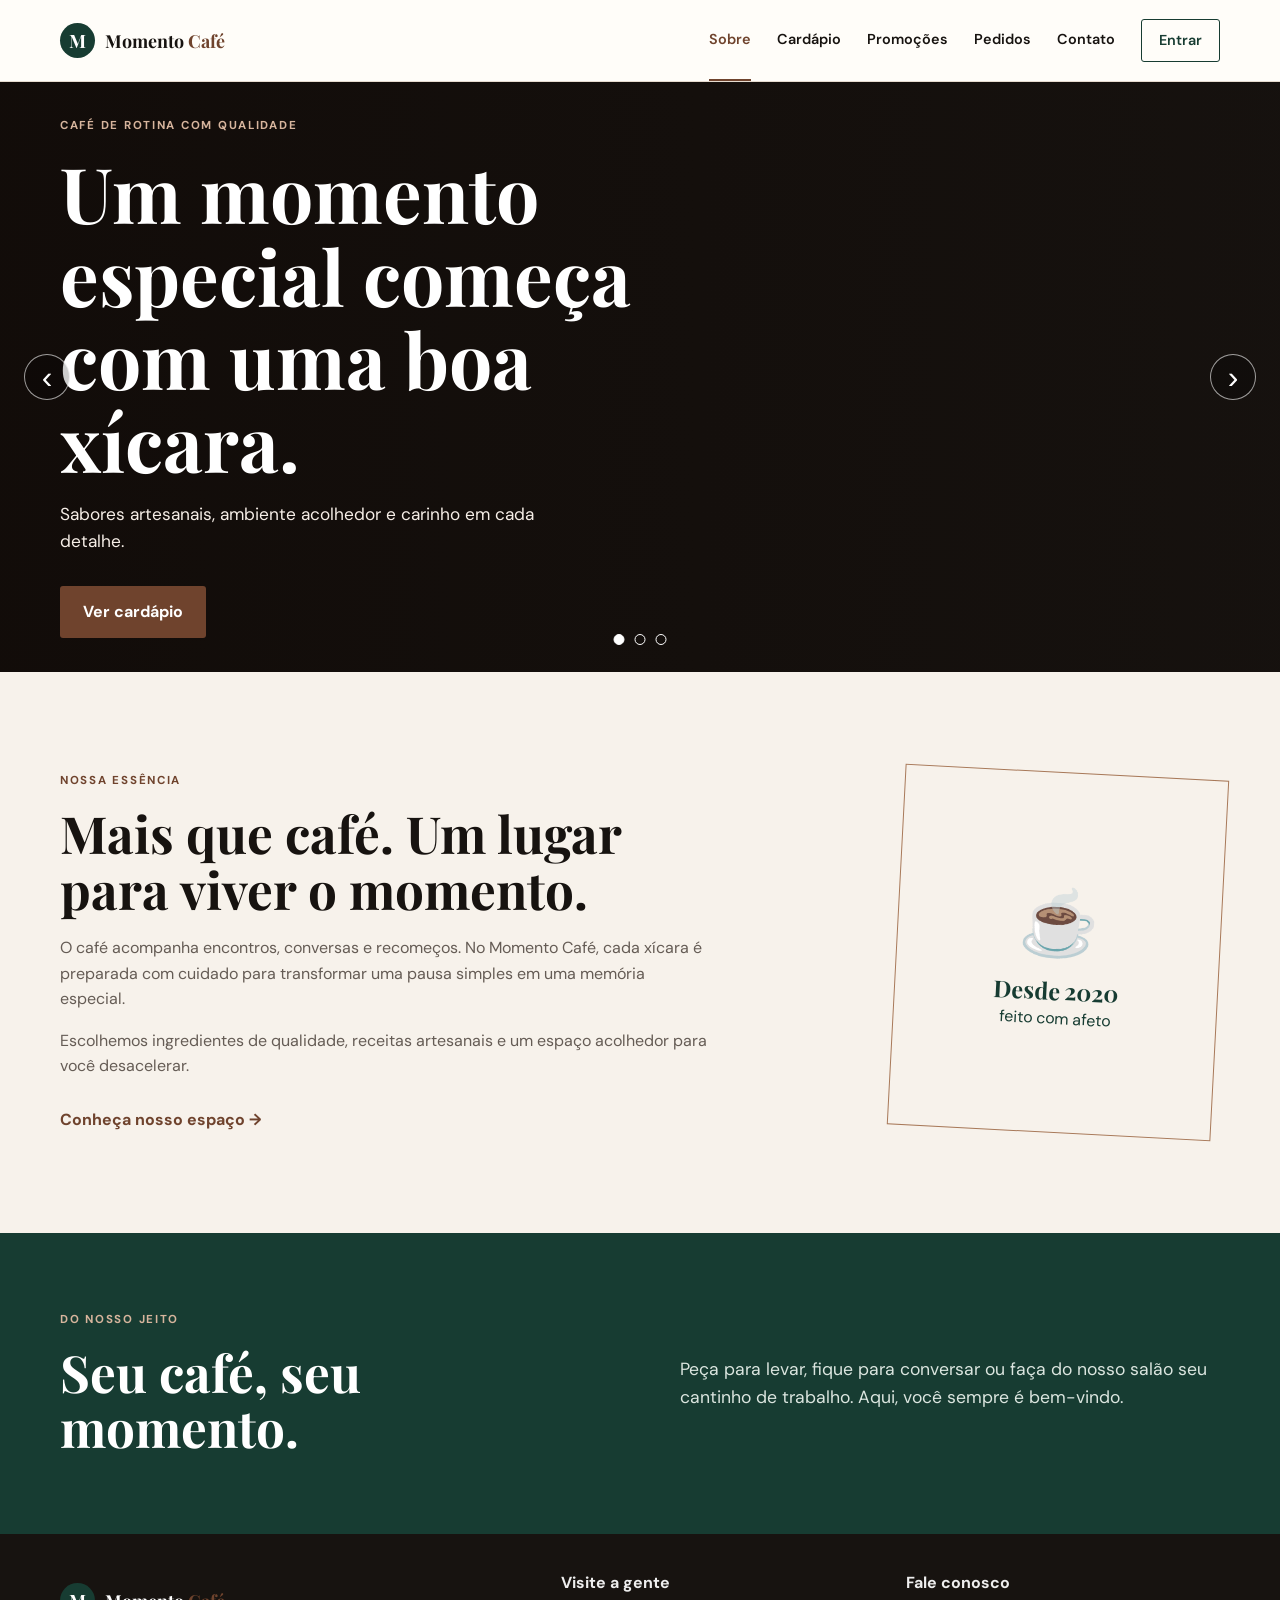
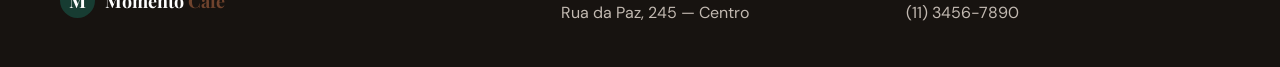
<file: index.html>
<!DOCTYPE html>
<html lang="pt-BR">
<head>
  <meta charset="UTF-8"><meta name="viewport" content="width=device-width, initial-scale=1.0">
  <meta name="description" content="Momento Café — café com alma, sabor e bons momentos.">
  <title>Sobre | Momento Café</title>
  <link rel="preconnect" href="https://fonts.googleapis.com"><link rel="preconnect" href="https://fonts.gstatic.com" crossorigin>
  <link href="https://fonts.googleapis.com/css2?family=DM+Sans:wght@400;500;600;700&family=Playfair+Display:wght@600;700;800&display=swap" rel="stylesheet">
  <link rel="stylesheet" href="css/style.css">
</head>
<body>
  <header class="site-header"><div class="container nav-wrap">
    <a class="brand" href="index.html"><span class="brand-mark">M</span><span>Momento <strong>Café</strong></span></a>
    <nav class="site-nav" aria-label="Navegação principal">
      <a class="active" href="index.html">Sobre</a><a href="cardapio.html">Cardápio</a><a href="promocoes.html">Promoções</a><a href="pedidos.html">Pedidos</a><a href="contato.html">Contato</a><a class="nav-login" href="login.html">Entrar</a>
    </nav>
  </div></header>
  <main>
    <section class="hero-carousel" aria-label="Destaques do Momento Café">
      <div class="hero-slide slide-one is-active"><div class="hero-content"><span class="eyebrow">Café de rotina com qualidade</span><h1>Um momento especial começa com uma boa xícara.</h1><p>Sabores artesanais, ambiente acolhedor e carinho em cada detalhe.</p><a class="button" href="cardapio.html">Ver cardápio</a></div></div>
      <div class="hero-slide slide-two"><div class="hero-content"><span class="eyebrow">Especial da casa</span><h1>Latte cremoso para deixar o dia mais leve.</h1><p>Espresso suave, leite cremoso e um toque especial de canela.</p><a class="button" href="pedidos.html">Fazer pedido</a></div></div>
      <div class="hero-slide slide-three"><div class="hero-content"><span class="eyebrow">Venha nos conhecer</span><h1>Um ambiente feito para boas conversas.</h1><p>Relaxe, trabalhe ou encontre seus amigos no Momento Café.</p><a class="button" href="contato.html">Encontrar a gente</a></div></div>
      <button class="carousel-arrow previous" type="button" aria-label="Slide anterior">‹</button><button class="carousel-arrow next" type="button" aria-label="Próximo slide">›</button>
      <div class="carousel-dots" role="tablist" aria-label="Selecionar destaque"><button class="carousel-dot is-active" type="button" aria-label="Slide 1" aria-selected="true"></button><button class="carousel-dot" type="button" aria-label="Slide 2" aria-selected="false"></button><button class="carousel-dot" type="button" aria-label="Slide 3" aria-selected="false"></button></div>
    </section>
    <section class="story container"><div><span class="eyebrow dark">Nossa essência</span><h2>Mais que café. Um lugar para viver o momento.</h2><p>O café acompanha encontros, conversas e recomeços. No Momento Café, cada xícara é preparada com cuidado para transformar uma pausa simples em uma memória especial.</p><p>Escolhemos ingredientes de qualidade, receitas artesanais e um espaço acolhedor para você desacelerar.</p><a class="text-link" href="contato.html">Conheça nosso espaço →</a></div><div class="story-card"><span class="cup">☕</span><strong>Desde 2020</strong><span>feito com afeto</span></div></section>
    <section class="highlight"><div class="container highlight-grid"><div><span class="eyebrow">Do nosso jeito</span><h2>Seu café, seu momento.</h2></div><p>Peça para levar, fique para conversar ou faça do nosso salão seu cantinho de trabalho. Aqui, você sempre é bem-vindo.</p></div></section>
  </main>
  <footer class="site-footer"><div class="container footer-grid"><a class="brand" href="index.html"><span class="brand-mark">M</span><span>Momento <strong>Café</strong></span></a><div><strong>Visite a gente</strong><p>Rua da Paz, 245 — Centro</p></div><div><strong>Fale conosco</strong><p>(11) 3456-7890</p></div></div></footer>
  <script>const slides=[...document.querySelectorAll('.hero-slide')],dots=[...document.querySelectorAll('.carousel-dot')];let current=0;function showSlide(n){current=(n+slides.length)%slides.length;slides.forEach((s,i)=>s.classList.toggle('is-active',i===current));dots.forEach((d,i)=>{d.classList.toggle('is-active',i===current);d.setAttribute('aria-selected',i===current)});}document.querySelector('.previous').onclick=()=>showSlide(current-1);document.querySelector('.next').onclick=()=>showSlide(current+1);dots.forEach((d,i)=>d.onclick=()=>showSlide(i));setInterval(()=>showSlide(current+1),6000);</script>
</body></html>
</file>
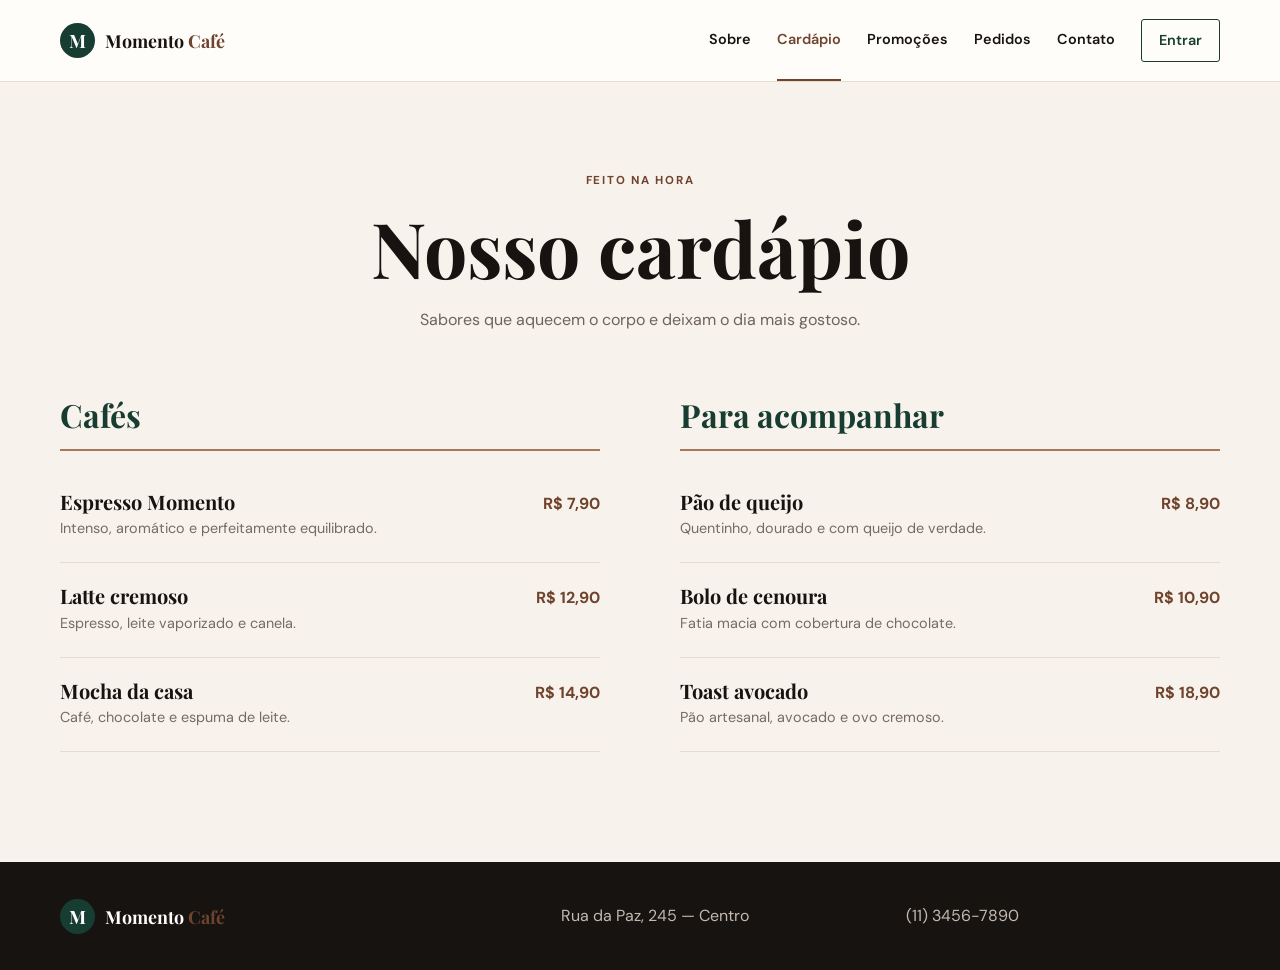
<file: cardapio.html>
<!DOCTYPE html>
<html lang="pt-BR"><head><meta charset="UTF-8"><meta name="viewport" content="width=device-width, initial-scale=1.0"><title>Cardápio | Momento Café</title><link rel="preconnect" href="https://fonts.googleapis.com"><link rel="preconnect" href="https://fonts.gstatic.com" crossorigin><link href="https://fonts.googleapis.com/css2?family=DM+Sans:wght@400;500;600;700&family=Playfair+Display:wght@600;700;800&display=swap" rel="stylesheet"><link rel="stylesheet" href="css/style.css"></head><body>
<header class="site-header"><div class="container nav-wrap"><a class="brand" href="index.html"><span class="brand-mark">M</span><span>Momento <strong>Café</strong></span></a><nav class="site-nav"><a href="index.html">Sobre</a><a class="active" href="cardapio.html">Cardápio</a><a href="promocoes.html">Promoções</a><a href="pedidos.html">Pedidos</a><a href="contato.html">Contato</a><a class="nav-login" href="login.html">Entrar</a></nav></div></header>
<main><section class="page-heading"><span class="eyebrow dark">Feito na hora</span><h1>Nosso cardápio</h1><p>Sabores que aquecem o corpo e deixam o dia mais gostoso.</p></section><section class="menu container"><div class="menu-category"><h2>Cafés</h2><div class="menu-item"><div><h3>Espresso Momento</h3><p>Intenso, aromático e perfeitamente equilibrado.</p></div><strong>R$ 7,90</strong></div><div class="menu-item"><div><h3>Latte cremoso</h3><p>Espresso, leite vaporizado e canela.</p></div><strong>R$ 12,90</strong></div><div class="menu-item"><div><h3>Mocha da casa</h3><p>Café, chocolate e espuma de leite.</p></div><strong>R$ 14,90</strong></div></div><div class="menu-category"><h2>Para acompanhar</h2><div class="menu-item"><div><h3>Pão de queijo</h3><p>Quentinho, dourado e com queijo de verdade.</p></div><strong>R$ 8,90</strong></div><div class="menu-item"><div><h3>Bolo de cenoura</h3><p>Fatia macia com cobertura de chocolate.</p></div><strong>R$ 10,90</strong></div><div class="menu-item"><div><h3>Toast avocado</h3><p>Pão artesanal, avocado e ovo cremoso.</p></div><strong>R$ 18,90</strong></div></div></section></main><footer class="site-footer"><div class="container footer-grid"><a class="brand" href="index.html"><span class="brand-mark">M</span><span>Momento <strong>Café</strong></span></a><p>Rua da Paz, 245 — Centro</p><p>(11) 3456-7890</p></div></footer></body></html>
</file>
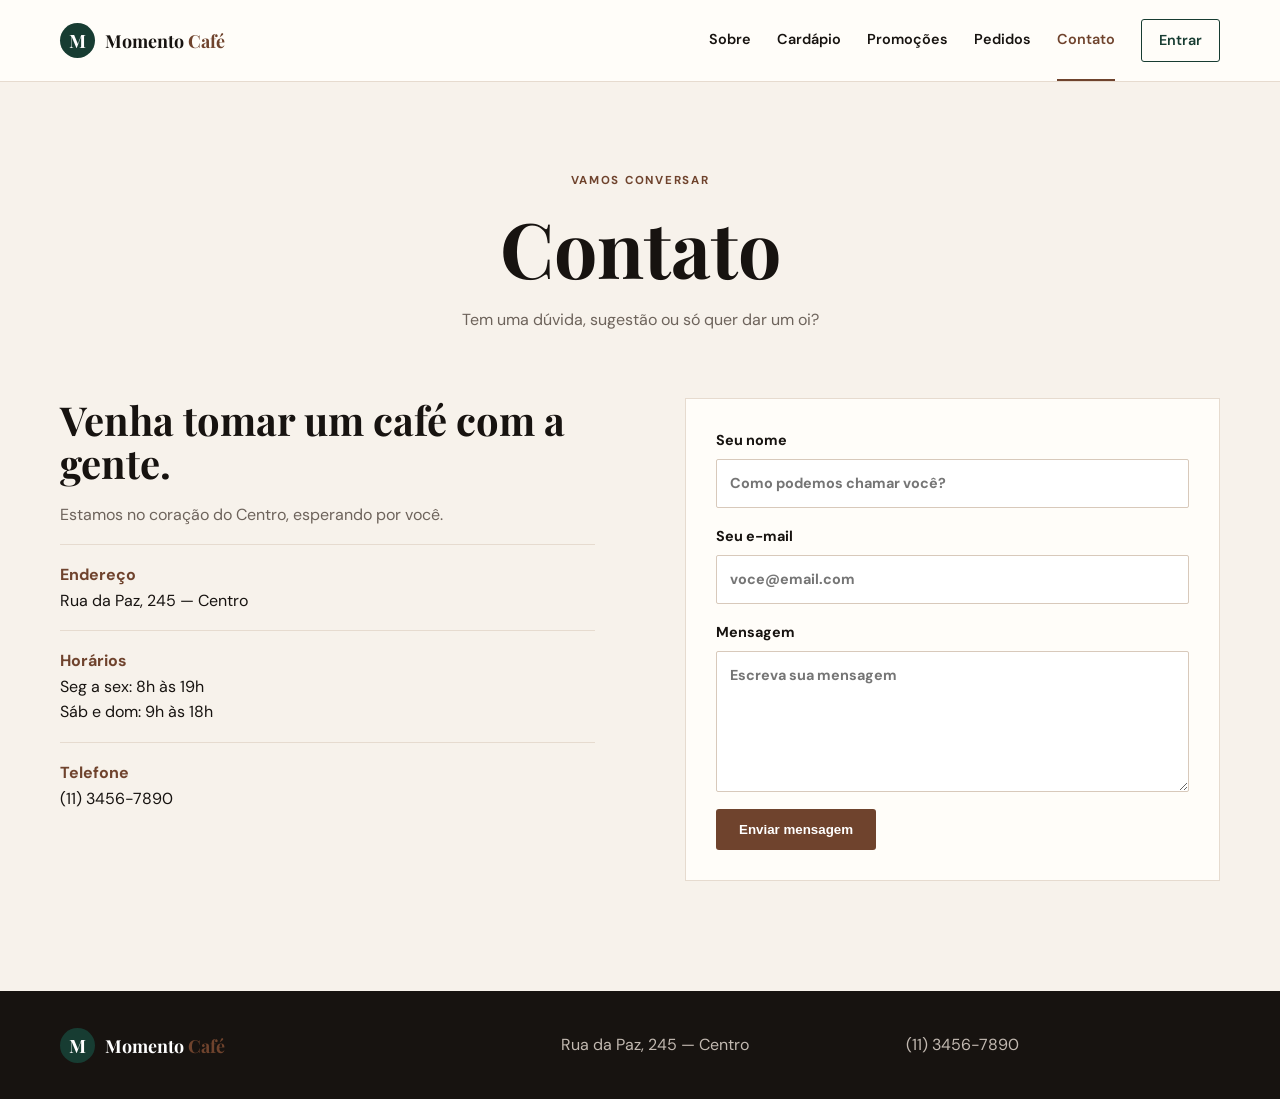
<file: contato.html>
<!DOCTYPE html>
<html lang="pt-BR"><head><meta charset="UTF-8"><meta name="viewport" content="width=device-width, initial-scale=1.0"><title>Contato | Momento Café</title><link rel="preconnect" href="https://fonts.googleapis.com"><link rel="preconnect" href="https://fonts.gstatic.com" crossorigin><link href="https://fonts.googleapis.com/css2?family=DM+Sans:wght@400;500;600;700&family=Playfair+Display:wght@600;700;800&display=swap" rel="stylesheet"><link rel="stylesheet" href="css/style.css"></head><body><header class="site-header"><div class="container nav-wrap"><a class="brand" href="index.html"><span class="brand-mark">M</span><span>Momento <strong>Café</strong></span></a><nav class="site-nav"><a href="index.html">Sobre</a><a href="cardapio.html">Cardápio</a><a href="promocoes.html">Promoções</a><a href="pedidos.html">Pedidos</a><a class="active" href="contato.html">Contato</a><a class="nav-login" href="login.html">Entrar</a></nav></div></header><main><section class="page-heading"><span class="eyebrow dark">Vamos conversar</span><h1>Contato</h1><p>Tem uma dúvida, sugestão ou só quer dar um oi?</p></section><section class="contact-grid container"><div class="contact-info"><h2>Venha tomar um café com a gente.</h2><p>Estamos no coração do Centro, esperando por você.</p><div class="contact-line"><strong>Endereço</strong><span>Rua da Paz, 245 — Centro</span></div><div class="contact-line"><strong>Horários</strong><span>Seg a sex: 8h às 19h<br>Sáb e dom: 9h às 18h</span></div><div class="contact-line"><strong>Telefone</strong><span>(11) 3456-7890</span></div></div><form class="contact-form"><label>Seu nome<input type="text" placeholder="Como podemos chamar você?" required></label><label>Seu e-mail<input type="email" placeholder="voce@email.com" required></label><label>Mensagem<textarea rows="5" placeholder="Escreva sua mensagem" required></textarea></label><button class="button" type="submit">Enviar mensagem</button></form></section></main><footer class="site-footer"><div class="container footer-grid"><a class="brand" href="index.html"><span class="brand-mark">M</span><span>Momento <strong>Café</strong></span></a><p>Rua da Paz, 245 — Centro</p><p>(11) 3456-7890</p></div></footer></body></html>
</file>
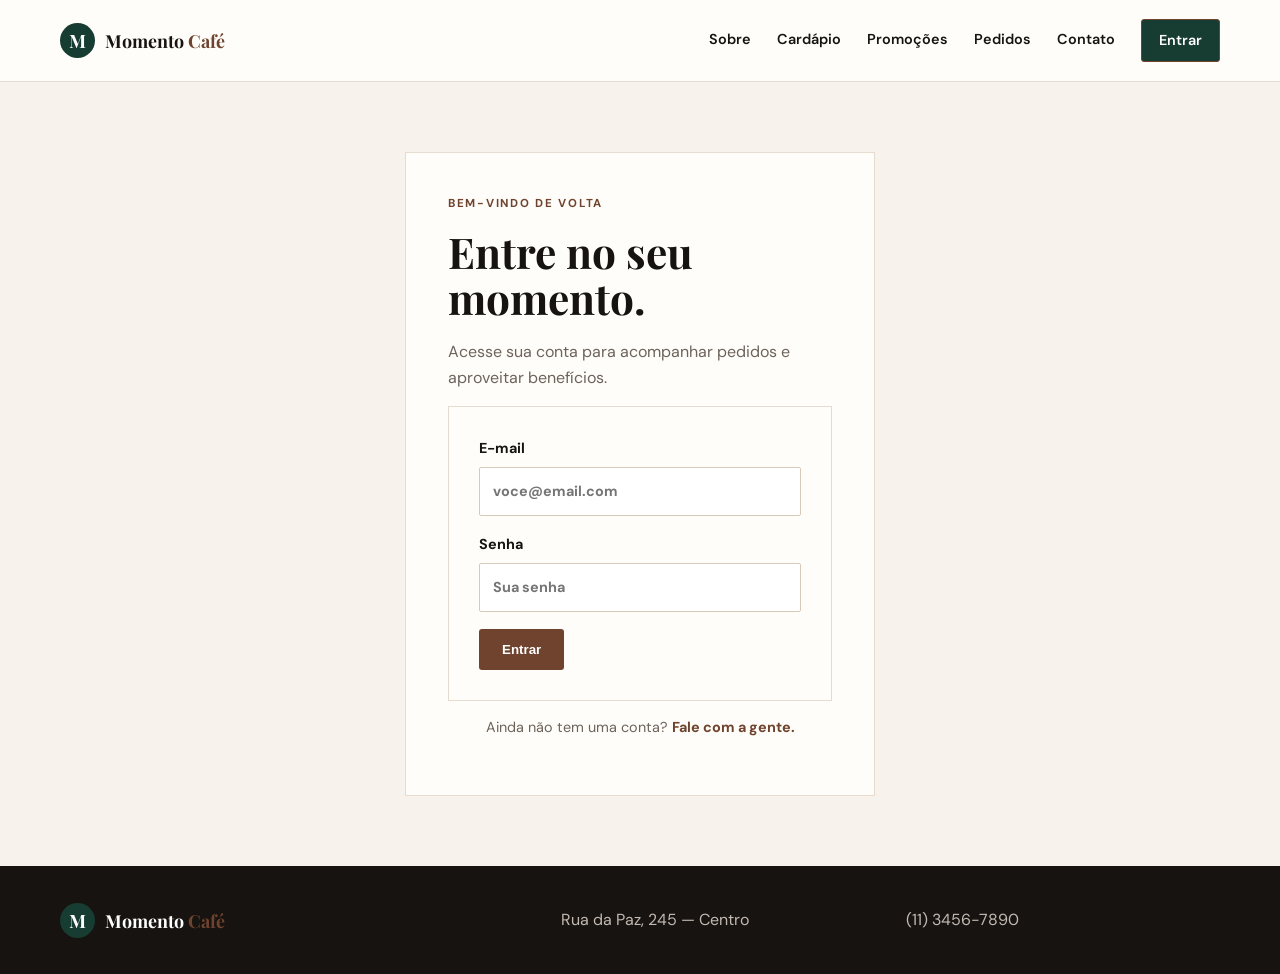
<file: login.html>
<!DOCTYPE html>
<html lang="pt-BR"><head><meta charset="UTF-8"><meta name="viewport" content="width=device-width, initial-scale=1.0"><title>Login | Momento Café</title><link rel="preconnect" href="https://fonts.googleapis.com"><link rel="preconnect" href="https://fonts.gstatic.com" crossorigin><link href="https://fonts.googleapis.com/css2?family=DM+Sans:wght@400;500;600;700&family=Playfair+Display:wght@600;700;800&display=swap" rel="stylesheet"><link rel="stylesheet" href="css/style.css"></head><body><header class="site-header"><div class="container nav-wrap"><a class="brand" href="index.html"><span class="brand-mark">M</span><span>Momento <strong>Café</strong></span></a><nav class="site-nav"><a href="index.html">Sobre</a><a href="cardapio.html">Cardápio</a><a href="promocoes.html">Promoções</a><a href="pedidos.html">Pedidos</a><a href="contato.html">Contato</a><a class="nav-login active" href="login.html">Entrar</a></nav></div></header><main class="login-page"><section class="login-card"><span class="eyebrow dark">Bem-vindo de volta</span><h1>Entre no seu momento.</h1><p>Acesse sua conta para acompanhar pedidos e aproveitar benefícios.</p><form class="contact-form"><label>E-mail<input type="email" placeholder="voce@email.com" required></label><label>Senha<input type="password" placeholder="Sua senha" required></label><button class="button" type="submit">Entrar</button></form><p class="login-note">Ainda não tem uma conta? <a href="contato.html">Fale com a gente.</a></p></section></main><footer class="site-footer"><div class="container footer-grid"><a class="brand" href="index.html"><span class="brand-mark">M</span><span>Momento <strong>Café</strong></span></a><p>Rua da Paz, 245 — Centro</p><p>(11) 3456-7890</p></div></footer></body></html>
</file>
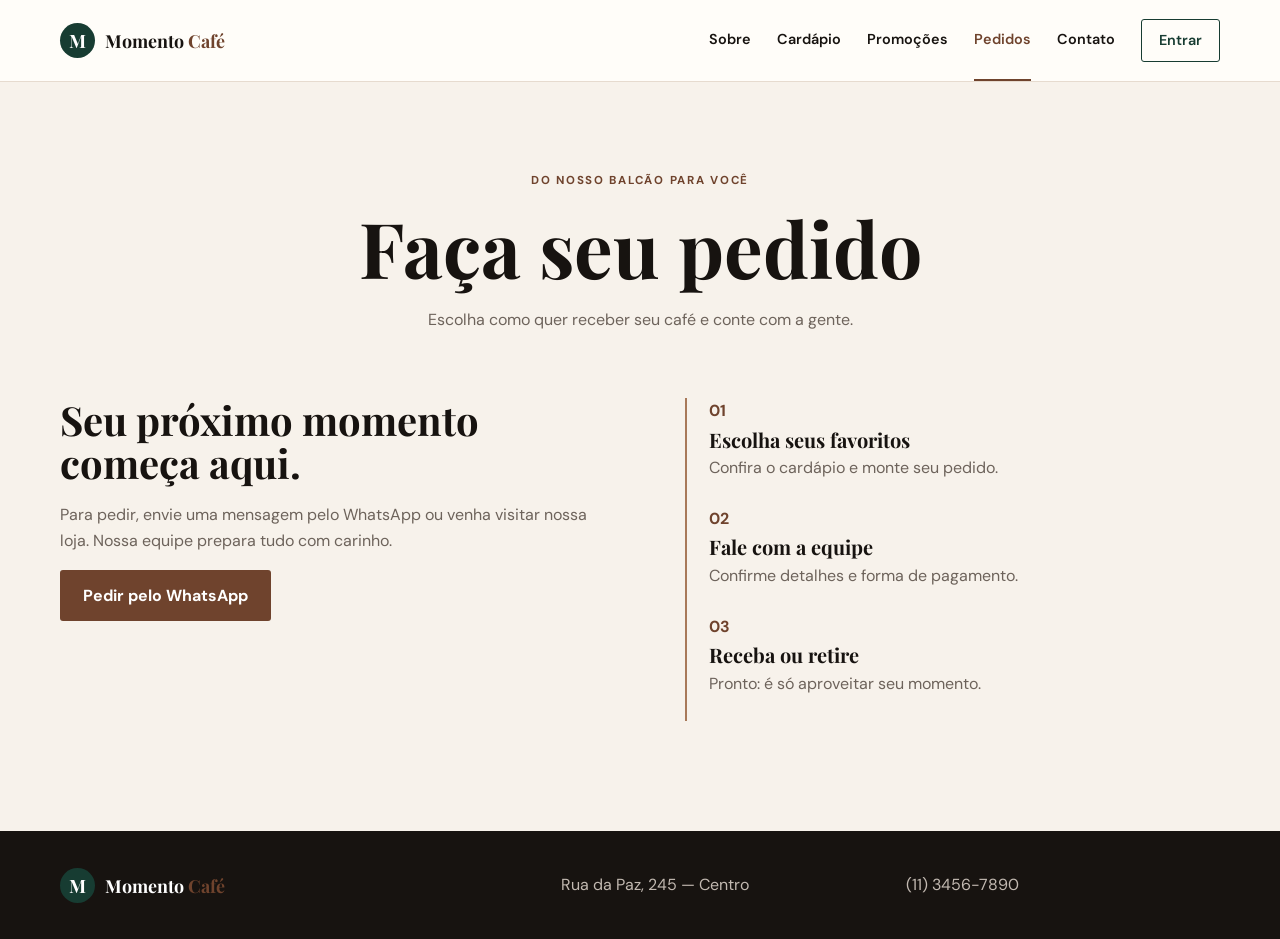
<file: pedidos.html>
<!DOCTYPE html>
<html lang="pt-BR"><head><meta charset="UTF-8"><meta name="viewport" content="width=device-width, initial-scale=1.0"><title>Pedidos | Momento Café</title><link rel="preconnect" href="https://fonts.googleapis.com"><link rel="preconnect" href="https://fonts.gstatic.com" crossorigin><link href="https://fonts.googleapis.com/css2?family=DM+Sans:wght@400;500;600;700&family=Playfair+Display:wght@600;700;800&display=swap" rel="stylesheet"><link rel="stylesheet" href="css/style.css"></head><body><header class="site-header"><div class="container nav-wrap"><a class="brand" href="index.html"><span class="brand-mark">M</span><span>Momento <strong>Café</strong></span></a><nav class="site-nav"><a href="index.html">Sobre</a><a href="cardapio.html">Cardápio</a><a href="promocoes.html">Promoções</a><a class="active" href="pedidos.html">Pedidos</a><a href="contato.html">Contato</a><a class="nav-login" href="login.html">Entrar</a></nav></div></header><main><section class="page-heading"><span class="eyebrow dark">Do nosso balcão para você</span><h1>Faça seu pedido</h1><p>Escolha como quer receber seu café e conte com a gente.</p></section><section class="order-area container"><div class="order-intro"><h2>Seu próximo momento começa aqui.</h2><p>Para pedir, envie uma mensagem pelo WhatsApp ou venha visitar nossa loja. Nossa equipe prepara tudo com carinho.</p><a class="button" href="https://wa.me/551134567890">Pedir pelo WhatsApp</a></div><div class="order-steps"><div><span>01</span><h3>Escolha seus favoritos</h3><p>Confira o cardápio e monte seu pedido.</p></div><div><span>02</span><h3>Fale com a equipe</h3><p>Confirme detalhes e forma de pagamento.</p></div><div><span>03</span><h3>Receba ou retire</h3><p>Pronto: é só aproveitar seu momento.</p></div></div></section></main><footer class="site-footer"><div class="container footer-grid"><a class="brand" href="index.html"><span class="brand-mark">M</span><span>Momento <strong>Café</strong></span></a><p>Rua da Paz, 245 — Centro</p><p>(11) 3456-7890</p></div></footer></body></html>
</file>
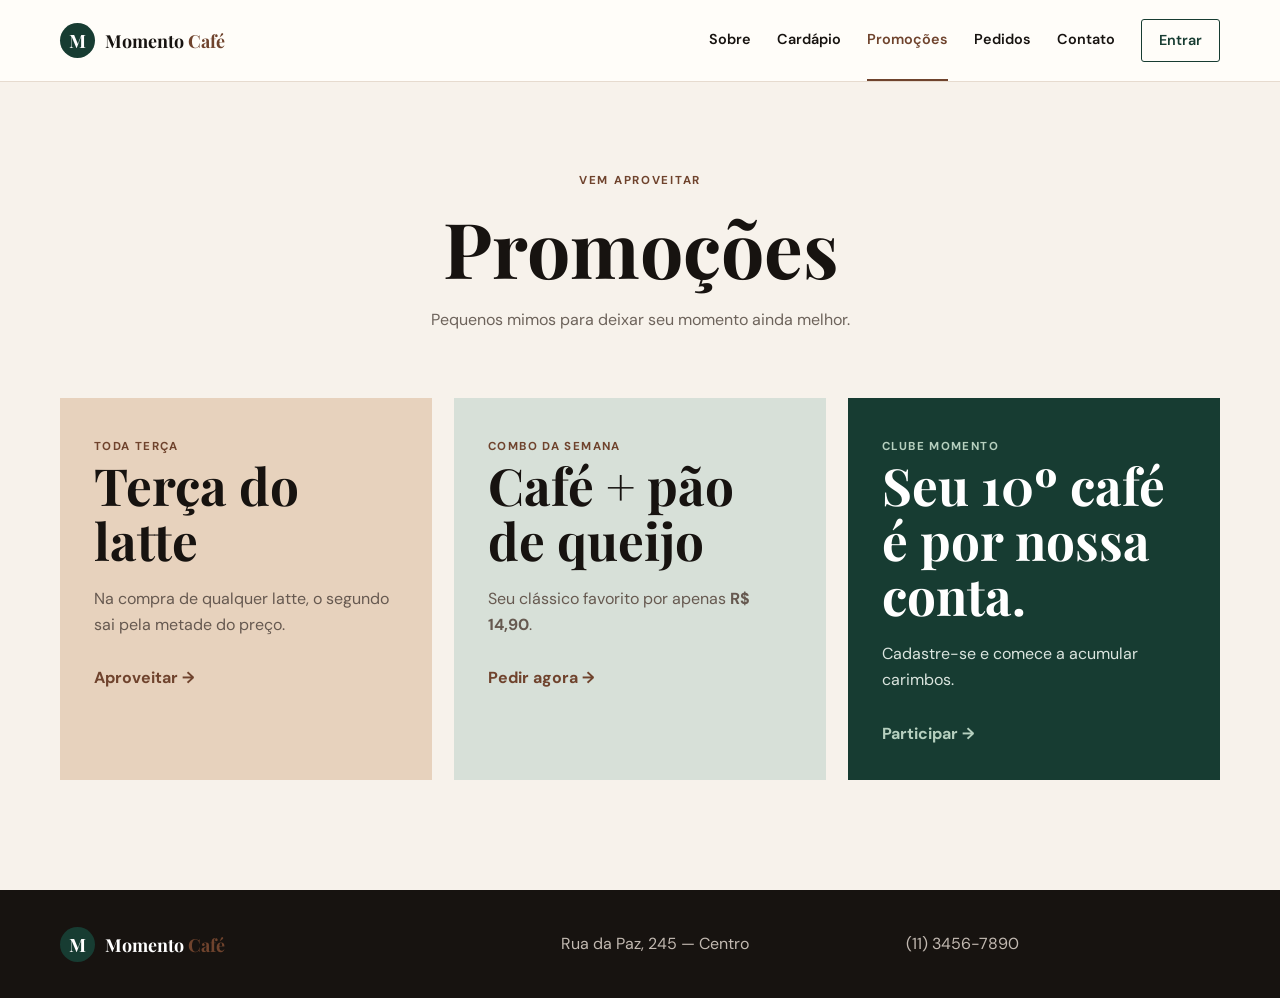
<file: promocoes.html>
<!DOCTYPE html>
<html lang="pt-BR"><head><meta charset="UTF-8"><meta name="viewport" content="width=device-width, initial-scale=1.0"><title>Promoções | Momento Café</title><link rel="preconnect" href="https://fonts.googleapis.com"><link rel="preconnect" href="https://fonts.gstatic.com" crossorigin><link href="https://fonts.googleapis.com/css2?family=DM+Sans:wght@400;500;600;700&family=Playfair+Display:wght@600;700;800&display=swap" rel="stylesheet"><link rel="stylesheet" href="css/style.css"></head><body><header class="site-header"><div class="container nav-wrap"><a class="brand" href="index.html"><span class="brand-mark">M</span><span>Momento <strong>Café</strong></span></a><nav class="site-nav"><a href="index.html">Sobre</a><a href="cardapio.html">Cardápio</a><a class="active" href="promocoes.html">Promoções</a><a href="pedidos.html">Pedidos</a><a href="contato.html">Contato</a><a class="nav-login" href="login.html">Entrar</a></nav></div></header><main><section class="page-heading"><span class="eyebrow dark">Vem aproveitar</span><h1>Promoções</h1><p>Pequenos mimos para deixar seu momento ainda melhor.</p></section><section class="promo-grid container"><article class="promo-card"><span class="promo-tag">Toda terça</span><h2>Terça do latte</h2><p>Na compra de qualquer latte, o segundo sai pela metade do preço.</p><a class="text-link" href="pedidos.html">Aproveitar →</a></article><article class="promo-card green"><span class="promo-tag">Combo da semana</span><h2>Café + pão de queijo</h2><p>Seu clássico favorito por apenas <strong>R$ 14,90</strong>.</p><a class="text-link" href="pedidos.html">Pedir agora →</a></article><article class="promo-card dark-card"><span class="promo-tag">Clube Momento</span><h2>Seu 10º café é por nossa conta.</h2><p>Cadastre-se e comece a acumular carimbos.</p><a class="text-link" href="login.html">Participar →</a></article></section></main><footer class="site-footer"><div class="container footer-grid"><a class="brand" href="index.html"><span class="brand-mark">M</span><span>Momento <strong>Café</strong></span></a><p>Rua da Paz, 245 — Centro</p><p>(11) 3456-7890</p></div></footer></body></html>
</file>
<file: css/style.css>
@import url('https://fonts.googleapis.com/css2?family=DM+Sans:wght@400;500;600;700&family=Playfair+Display:wght@600;700;800&display=swap');
:root{--brown:#6f432d;--brown-light:#a87959;--black:#171310;--green:#173c32;--cream:#f7f2eb;--paper:#fffdf9;--line:#e6dbcf;--font-body:'DM Sans',sans-serif;--font-display:'Playfair Display',serif;--container:1160px}*{box-sizing:border-box}html{scroll-behavior:smooth}body{margin:0;background:var(--cream);color:var(--black);font:16px/1.6 var(--font-body)}a{color:inherit;text-decoration:none}.container{width:min(var(--container),calc(100% - 48px));margin:auto}.site-header{background:var(--paper);border-bottom:1px solid var(--line);position:relative;z-index:5}.nav-wrap{min-height:78px;display:flex;align-items:center;justify-content:space-between;gap:24px}.brand{display:flex;align-items:center;gap:10px;font:700 1.12rem var(--font-display);white-space:nowrap}.brand strong{color:var(--brown)}.brand-mark{display:grid;place-items:center;width:35px;height:35px;border-radius:50%;background:var(--green);color:#fff;font:700 1.15rem var(--font-display)}.site-nav{display:flex;align-items:center;gap:26px;font-size:.9rem;font-weight:600}.site-nav a{padding:28px 0;border-bottom:2px solid transparent}.site-nav a:hover,.site-nav a.active{color:var(--brown);border-color:var(--brown)}.site-nav .nav-login{padding:9px 17px;border:1px solid var(--green);color:var(--green);border-radius:3px}.site-nav .nav-login:hover,.site-nav .nav-login.active{background:var(--green);color:#fff}.hero-carousel{height:590px;position:relative;overflow:hidden;background:var(--black);color:#fff}.hero-slide{position:absolute;inset:0;display:flex;align-items:center;opacity:0;visibility:hidden;background-size:cover;background-position:center;transition:opacity .65s ease,visibility .65s ease}.hero-slide:before{content:'';position:absolute;inset:0;background:linear-gradient(90deg,rgba(17,11,8,.86),rgba(17,11,8,.2))}.hero-slide.is-active{opacity:1;visibility:visible}.slide-one{background-image:url('https://images.unsplash.com/photo-1495474472287-4d71bcdd2085?auto=format&fit=crop&w=1800&q=85')}.slide-two{background-image:url('https://images.unsplash.com/photo-1541167760496-1628856ab772?auto=format&fit=crop&w=1800&q=85')}.slide-three{background-image:url('https://images.unsplash.com/photo-1445116572660-236099ec97a0?auto=format&fit=crop&w=1800&q=85')}.hero-content{position:relative;z-index:1;width:min(650px,calc(100% - 48px));margin-left:max(24px,calc((100% - var(--container))/2))}.eyebrow{display:block;color:#d7b59d;text-transform:uppercase;letter-spacing:.15em;font-size:.72rem;font-weight:700;margin-bottom:16px}.eyebrow.dark{color:var(--brown)}h1,h2,h3{font-family:var(--font-display);line-height:1.08;margin:0 0 18px}h1{font-size:clamp(2.6rem,6vw,5.2rem)}h2{font-size:clamp(2rem,4vw,3.35rem)}h3{font-size:1.25rem}.hero-content h1{color:#fff;max-width:640px}.hero-content p{max-width:510px;color:#f6eee7;font-size:1.08rem;margin:0 0 30px}.button{display:inline-block;border:0;border-radius:3px;background:var(--brown);color:#fff!important;padding:13px 23px;font-weight:700;cursor:pointer;transition:transform .2s,background .2s}.button:hover{background:var(--green);transform:translateY(-2px)}.carousel-arrow{position:absolute;z-index:2;top:50%;width:46px;height:46px;border:1px solid #ffffff99;border-radius:50%;background:#0003;color:#fff;font-size:2rem;line-height:1;cursor:pointer;transform:translateY(-50%)}.carousel-arrow:hover{background:#0009}.previous{left:24px}.next{right:24px}.carousel-dots{position:absolute;z-index:2;bottom:27px;left:50%;display:flex;gap:10px;transform:translateX(-50%)}.carousel-dot{width:11px;height:11px;padding:0;border:1px solid #fff;border-radius:50%;background:transparent;cursor:pointer}.carousel-dot.is-active{background:#fff}.story{display:grid;grid-template-columns:1.4fr .6fr;gap:80px;padding-top:100px;padding-bottom:100px}.story h2{max-width:600px}.story p{max-width:650px;color:#655c55}.text-link{display:inline-block;color:var(--brown);font-weight:700;margin-top:12px}.story-card{display:flex;flex-direction:column;align-items:center;justify-content:center;min-height:280px;border:1px solid var(--brown-light);color:var(--green);transform:rotate(3deg)}.story-card .cup{font-size:4rem}.story-card strong{font:700 1.45rem var(--font-display)}.highlight{background:var(--green);color:#fff;padding:78px 0}.highlight-grid{display:grid;grid-template-columns:1fr 1fr;gap:80px;align-items:center}.highlight h2{margin:0}.highlight p{color:#dbe5df;font-size:1.1rem}.page-heading{text-align:center;padding:90px 24px 65px}.page-heading h1{font-size:clamp(2.8rem,6vw,4.8rem)}.page-heading p{color:#6d635b;margin:0}.menu{display:grid;grid-template-columns:1fr 1fr;gap:80px;padding-bottom:110px}.menu-category h2{font-size:2rem;color:var(--green);border-bottom:2px solid var(--brown-light);padding-bottom:16px}.menu-item{display:flex;justify-content:space-between;gap:20px;border-bottom:1px solid var(--line);padding:22px 0}.menu-item h3{margin:0 0 5px}.menu-item p{color:#756b63;margin:0;font-size:.9rem}.menu-item>strong{color:var(--brown);white-space:nowrap}.promo-grid{display:grid;grid-template-columns:repeat(3,1fr);gap:22px;padding-bottom:110px}.promo-card{background:#e7d2bd;padding:34px;min-height:280px}.promo-card.green{background:#d7e0d8}.promo-card.dark-card{background:var(--green);color:#fff}.promo-card p{color:#665950}.dark-card p{color:#dbe5df}.promo-tag{color:var(--brown);font-size:.72rem;font-weight:700;letter-spacing:.12em;text-transform:uppercase}.dark-card .promo-tag,.dark-card .text-link{color:#b6d0bf}.order-area,.contact-grid{display:grid;grid-template-columns:1fr 1fr;gap:90px;padding-bottom:110px}.order-intro h2,.contact-info h2{font-size:2.5rem}.order-intro p,.contact-info>p{color:#6d635b}.order-steps>div{border-left:2px solid var(--brown-light);padding:0 0 25px 22px}.order-steps span{color:var(--brown);font-weight:700}.order-steps h3{margin:5px 0}.order-steps p{margin:0;color:#6d635b}.contact-line{display:flex;flex-direction:column;border-top:1px solid var(--line);padding:17px 0}.contact-line strong{color:var(--brown)}.contact-form{display:flex;flex-direction:column;gap:17px;background:var(--paper);padding:30px;border:1px solid var(--line)}label{display:flex;flex-direction:column;gap:7px;font-weight:700;font-size:.9rem}input,textarea{width:100%;border:1px solid #d8c9bb;background:#fff;padding:12px 13px;font:inherit;color:var(--black);border-radius:2px}textarea{resize:vertical}.contact-form .button{align-self:flex-start}.login-page{min-height:calc(100vh - 230px);display:grid;place-items:center;padding:70px 24px}.login-card{width:min(470px,100%);background:var(--paper);padding:42px;border:1px solid var(--line)}.login-card h1{font-size:2.65rem}.login-card>p{color:#6d635b}.login-note{font-size:.9rem;text-align:center}.login-note a{color:var(--brown);font-weight:700}.site-footer{background:var(--black);color:#eee;padding:36px 0}.footer-grid{display:grid;grid-template-columns:1.5fr 1fr 1fr;gap:30px;align-items:center}.footer-grid p{color:#c2b9b1;margin:5px 0}.footer-grid .brand{color:#fff}
@media(max-width:800px){.nav-wrap{flex-direction:column;padding:18px 0}.site-nav{flex-wrap:wrap;justify-content:center;gap:13px}.site-nav a{padding:5px}.site-nav .nav-login{padding:7px 12px}.hero-carousel{height:620px}.story,.highlight-grid,.menu,.promo-grid,.order-area,.contact-grid{grid-template-columns:1fr;gap:38px}.story{padding-top:70px;padding-bottom:70px}.story-card{max-width:300px}.promo-grid{padding-bottom:70px}.page-heading{padding-top:65px}.footer-grid{grid-template-columns:1fr;gap:18px}.hero-content{margin-left:24px}.carousel-arrow{top:auto;bottom:23px;transform:none}.previous{left:24px}.next{right:24px}.carousel-dots{bottom:40px}}
</file>
